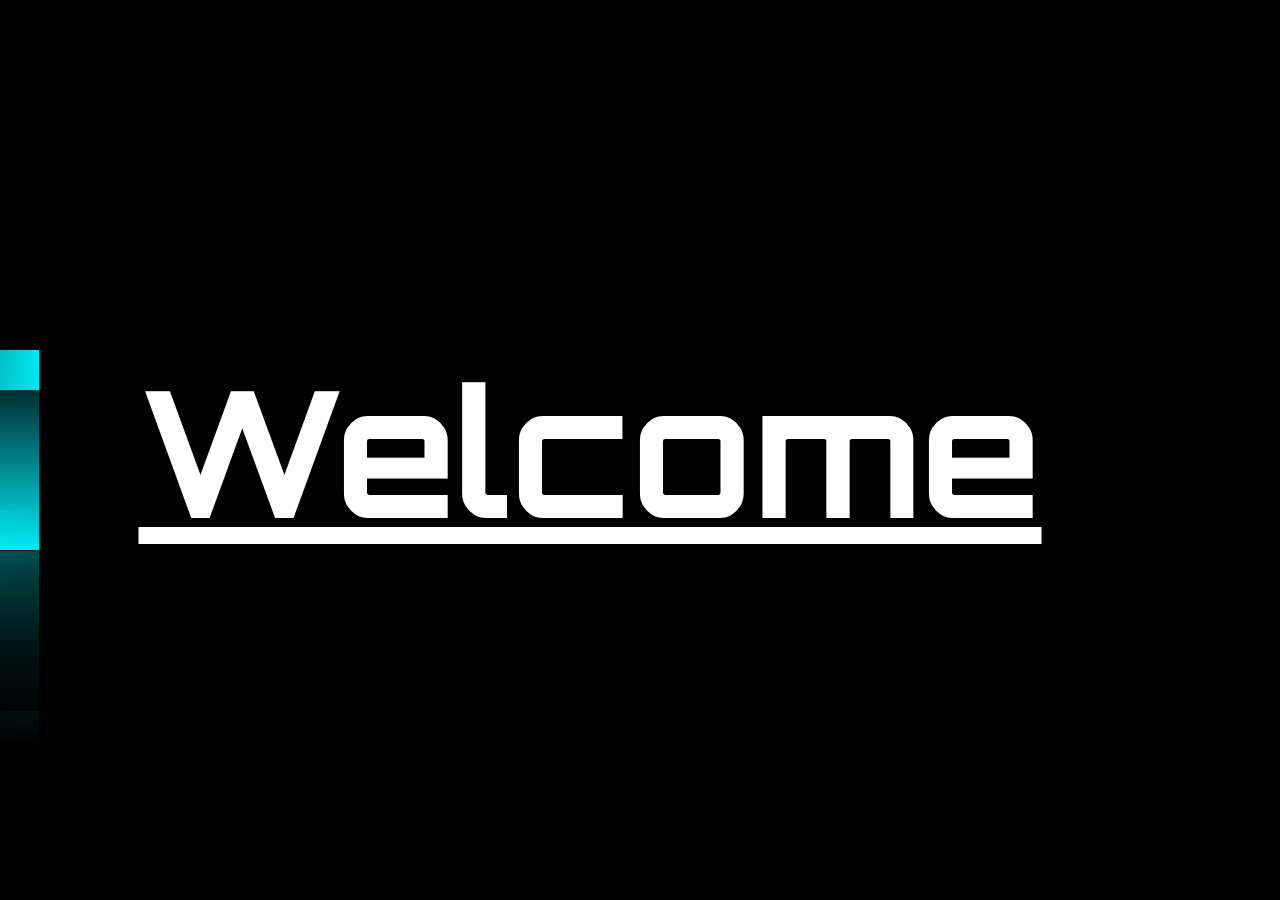
<file: index.html>
<!Doctype html>
<html>
<head>
    <title>Projet web</title>
    <link rel="stylesheet" type="text/css" href="style1.css">
    <link rel="preconnect" href="https://fonts.gstatic.com">
<link href="https://fonts.googleapis.com/css2?family=Orbitron:wght@700&display=swap" rel="stylesheet">
</head>
<body>
    
    <div class ="loader">
       <span></span>
       <span></span>
       
       <span></span>
       <span></span>



    </div> 
     
    <a href="direction.html"><h1 id="welcome">Welcome  </h1></a>

  

   
 
  
</body>
</html>
</file>
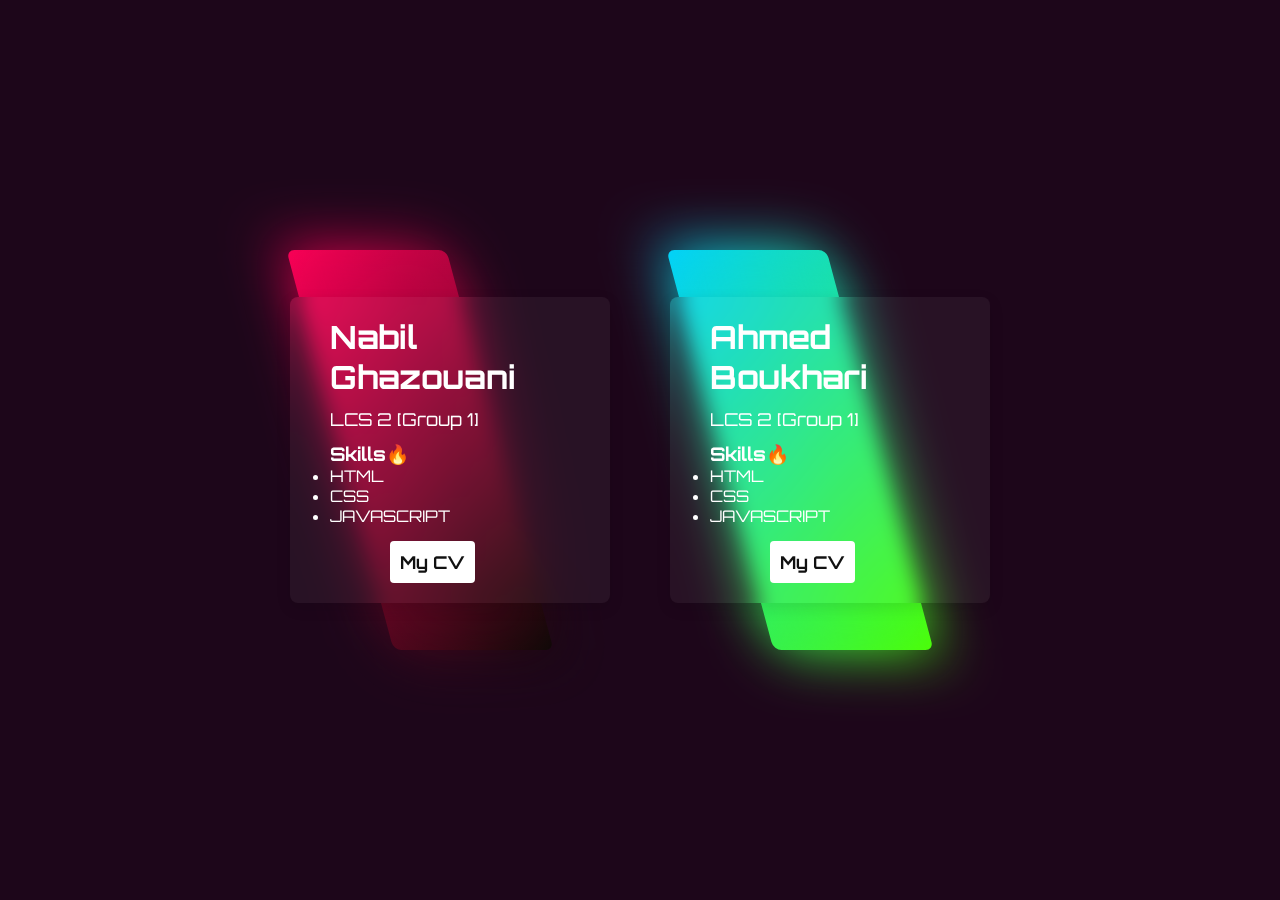
<file: about_us.html>
<!DOCTYPE html>
<html lang="en">
  <head>
    <meta charset="UTF-8" />
    <meta http-equiv="X-UA-Compatible" content="IE=edge" />
    <meta name="viewport" content="width=device-width, initial-scale=1.0" />
    <title>Document</title>
    <link rel="preconnect" href="https://fonts.gstatic.com/" />
    <link
      href="https://fonts.googleapis.com/css2?family=Orbitron:wght@500&display=swap"
      rel="stylesheet"
    />
  </head>
  <body>
    <link rel="stylesheet" href="style4.css" />

    <div class="container">
      <div class="box">
        <span></span>
        <div class="content">
          <h2>Nabil Ghazouani</h2>
          <p>
            LCS 2 [Group 1]
            <br>
            <h3>Skills🔥</h3>
            <ul>
                <li>HTML</li>
                <li>CSS</li>
                <li>JAVASCRIPT</li>
            </ul>
          </p>
          <a href="index2.html">My CV</a>
        </div>
      </div>
      <div class="box">
        <span></span>
        <div class="content">
          <h2>Ahmed Boukhari</h2>
          <p>
            LCS 2 [Group 1]
            <br>
            <h3>Skills🔥</h3>
            <ul>
                <li>HTML</li>
                <li>CSS</li>
                <li>JAVASCRIPT</li>
            </ul>
          </p>
          <a href="index1.html">My CV </a>
        </div>
      </div>
    </div>
  </body>
</html>
</file>
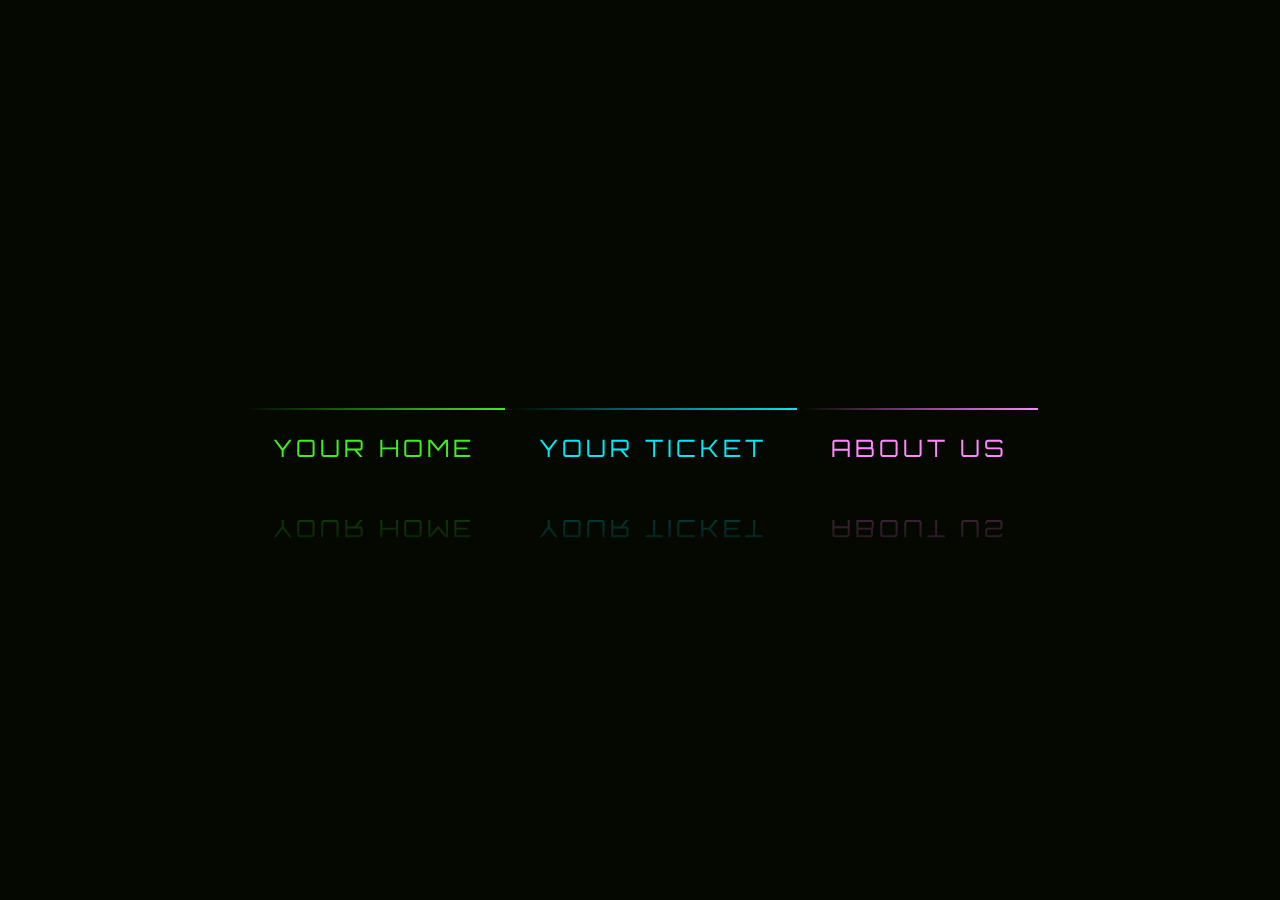
<file: direction.html>
<!Doctype html>
<html>
<head>
    <title>Projet web</title>
    <link rel="stylesheet" type="text/css" href="style2.css">
    <link rel="preconnect" href="https://fonts.gstatic.com">
<link href="https://fonts.googleapis.com/css2?family=Orbitron:wght@700&display=swap" rel="stylesheet">
</head>
<body>
    <div> 
        <a href="first.html">
            <span></span>
            <span></span>
            <span></span>
            <span></span>
             Your Home
        </a>
        <a href="tableau.html">
            <span></span>
            <span></span>
            <span></span>
            <span></span>
           Your Ticket
        </a>
        <a href="about_us.html">
            <span></span>
            <span></span>
            <span></span>
            <span></span>
            About Us
        </a>
    </div>
</body>
</html>
</file>
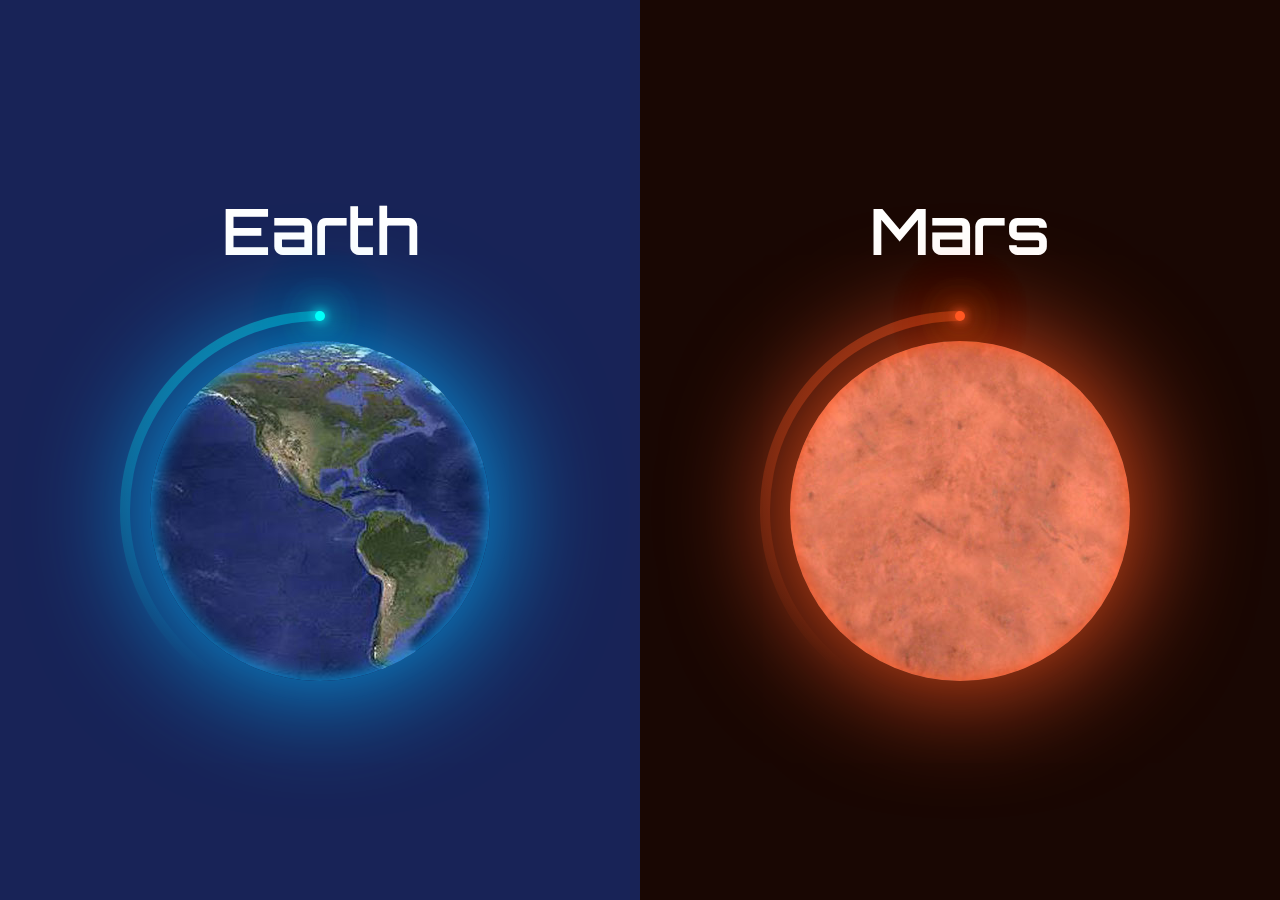
<file: first.html>
<!Doctype html>
<html>
<head>
    <title>Projet web</title>
    <link rel="stylesheet" type="text/css" href="style.css">
    <link href="https://fonts.googleapis.com/css2?family=Orbitron:wght@700&display=swap" rel="stylesheet">
</head>
<body>
     
     
    <div class="planet planetEarth" >
        
        <h2><a href="https://earth.google.com/web/">Earth</a></h2>
        <div class="container" >
        <div  class="loader"><span></span></div>
        <div href class="earth"><a href="https://earth.google.com/web/"></a></div>
    </div>
    </div>

    <div class="planet planetMars">
        <h2><a href="https://www.google.com/mars/">Mars</a></h2>
        <div class="container" >

        <div class="loader"><span></span></div>
        <div class="mars" ></a></div>
        </div>
    </div>

   
 
  
</body>
</html>
</file>
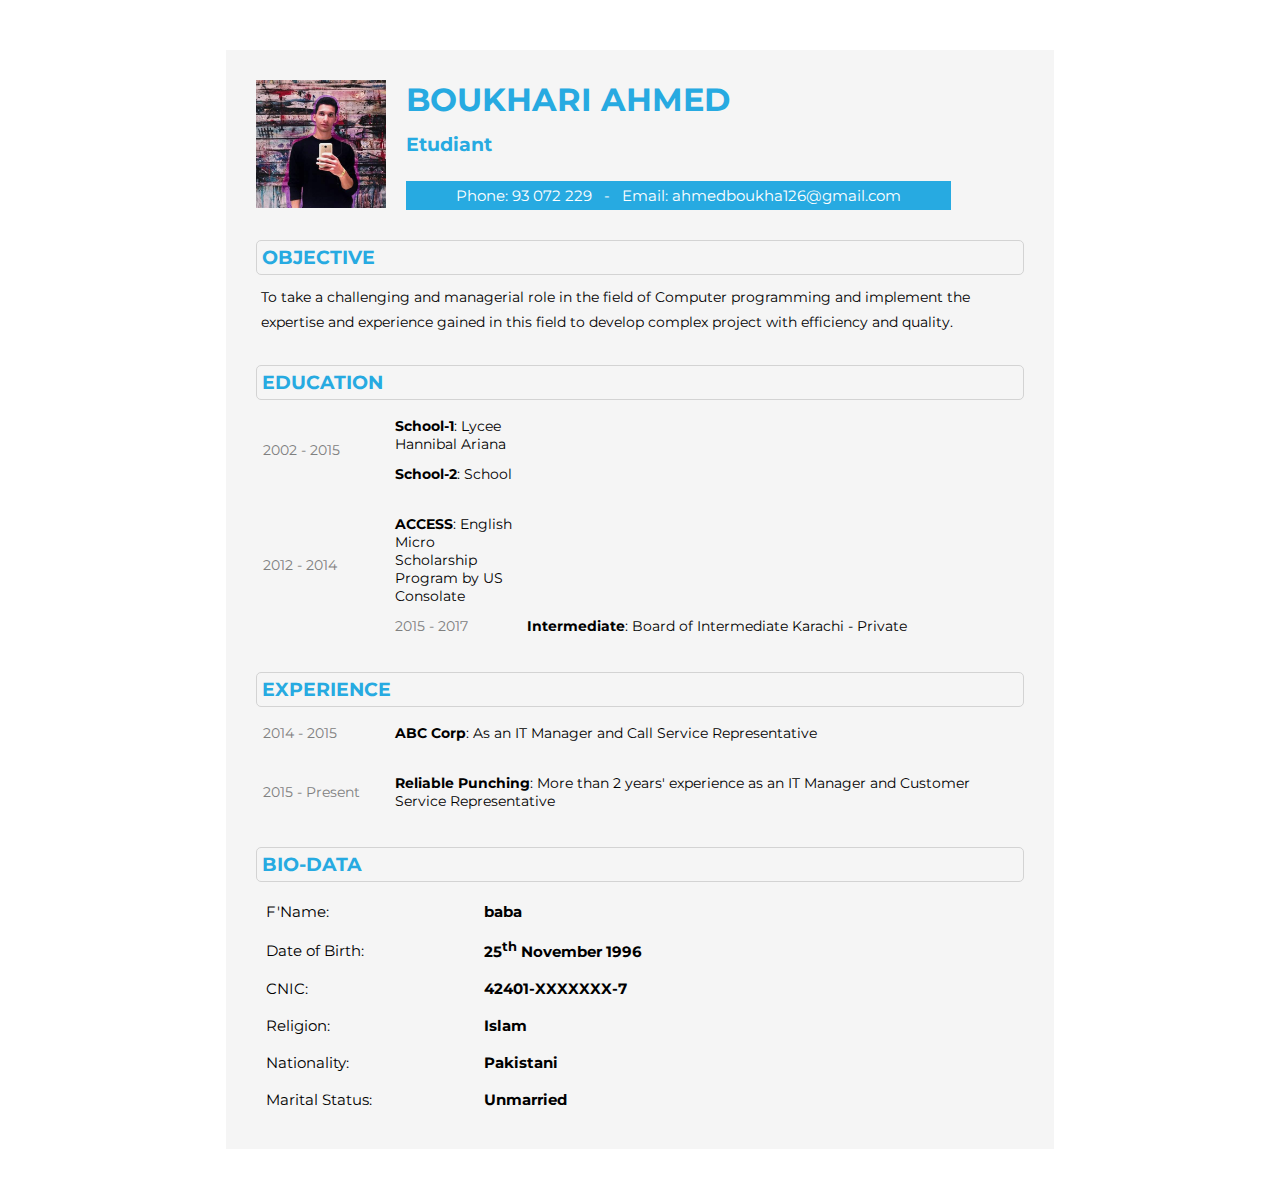
<file: index1.html>
<!DOCTYPE html>
<html lang="en">
<head>
    <meta charset="UTF-8">
    <title>CV AHMED BOUKHARI </title>
    <link href="https://fonts.googleapis.com/css?family=Montserrat" rel="stylesheet">
    <link rel="stylesheet" href="style_cv1.css">
</head>
<body>
   
<div id="page">
    <div class="photo-and-name">
        <img src="ahmed.jpg" class="photo" alt="Profile Picture">
        <div class="contact-info-box">
            <h1 class="name">BOUKHARI AHMED</h1>
            <br>
            <h3 class="job-title">Etudiant</h3>
            <p class="contact-details">Phone: 93 072 229 &nbsp; - &nbsp; Email: ahmedboukha126@gmail.com</p>
        </div>
    </div>
    <div id="objective">
        <h3>Objective</h3>
        <p>
            To take a challenging and managerial role in the field of Computer programming and implement the expertise and experience gained in this field to develop complex project with efficiency and quality. 
        </p>
    </div>
    <div id="education">
        <h3>Education</h3>
        <table>
            <tr class="school-1">
                <td rowspan="2">2002 - 2015</td>
                <td><b>School-1</b>: Lycee Hannibal Ariana</td>
            </tr>
            <tr class="school-2">
                <td><b>School-2</b>: School </td>
            </tr>
            
            <tr class="school-1">
                <td rowspan="2">2012 - 2014</td>
                <td><b>ACCESS</b>: English Micro Scholarship Program by US Consolate</td>
            </tr>
            
            
            <tr>
                <td style="width: 120px; color: gray;">2015 - 2017</td>
                <td><b>Intermediate</b>: Board of Intermediate Karachi - Private</td>
            </tr>
        </table>
    </div>
    <div id="work">
        <h3>Experience</h3>
        <table>
            <tr class="work-1">
                <td>2014 - 2015</td>
                <td><b>ABC Corp</b>: As an IT Manager and Call Service Representative</td>
            </tr>
            <tr class="work-2">
                <td>2015 - Present</td>
                <td><b>Reliable Punching</b>: More than 2 years' experience as an IT Manager and Customer Service Representative</td>
            </tr>
 
        </table>
    </div>
    <div id="bio-data">
        <h3>Bio-Data</h3>
        <table>
            <tr>
                <td>F'Name:</td>
                <td><b>baba</b></td>
            </tr>
            <tr>
                <td>Date of Birth:</td>
                <td><b>25<sup>th</sup> November 1996</b></td>
            </tr>
            <tr>
                <td>CNIC:</td>
                <td><b>42401-XXXXXXX-7</b></td>
            </tr>
            <tr>
                <td>Religion:</td>
                <td><b>Islam</b></td>
            </tr>
            <tr>
                <td>Nationality:</td>
                <td><b>Pakistani</b></td>
            </tr>
            <tr>
                <td>Marital Status:</td>
                <td><b>Unmarried</b></td>
            </tr>
        </table>
    </div>
</div>

</body>
</html>
</file>
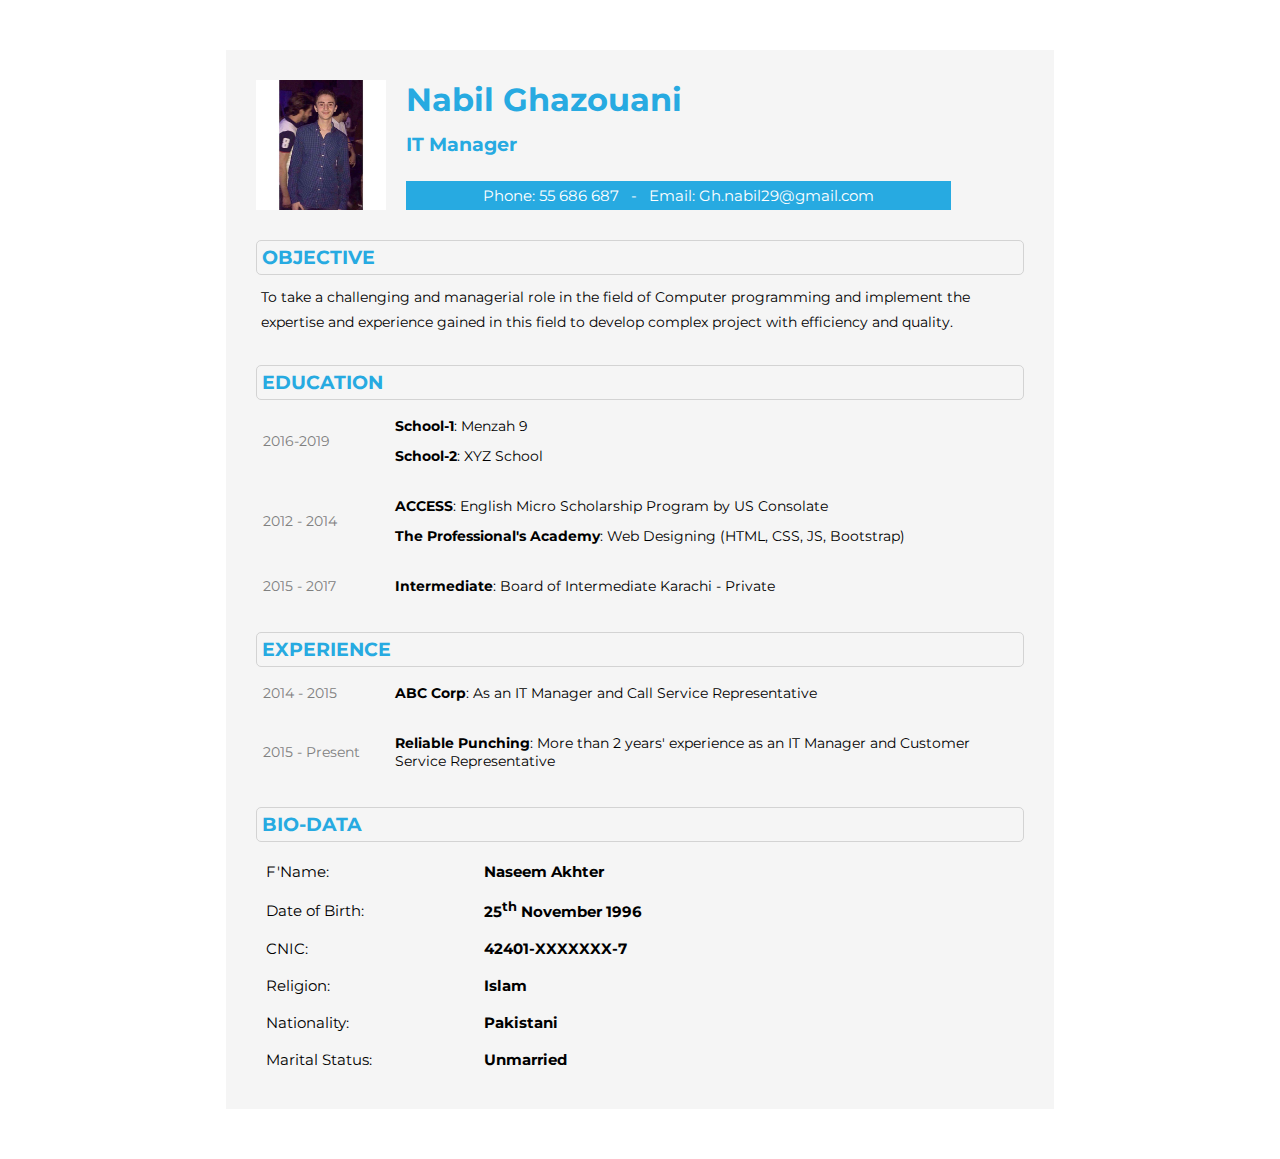
<file: index2.html>
<!DOCTYPE html>
<html lang="en">
<head>
    <meta charset="UTF-8">
    <title>CV Using HTML & CSS</title>
    <link href="https://fonts.googleapis.com/css?family=Montserrat" rel="stylesheet">
    <link rel="stylesheet" href="style_cv1.css">
</head>
<body>
   
<div id="page">
    <div class="photo-and-name">
        <img src="nabil.jpg" class="photo" alt="Profile Picture">
        <div class="contact-info-box">
            <h1 class="name">Nabil Ghazouani</h1>
            <br>
            <h3 class="job-title">IT Manager</h3>
            <p class="contact-details">Phone: 55 686 687  &nbsp; - &nbsp; Email: Gh.nabil29@gmail.com</p>
        </div>
    </div>
    <div id="objective">
        <h3>Objective</h3>
        <p>
            To take a challenging and managerial role in the field of Computer programming and implement the expertise and experience gained in this field to develop complex project with efficiency and quality. 
        </p>
    </div>
    <div id="education">
        <h3>Education</h3>
        <table>
            <tr class="school-1">
                <td rowspan="2">2016-2019</td>
                <td><b>School-1</b>: Menzah 9</td>
            </tr>
            <tr class="school-2">
                <td><b>School-2</b>: XYZ School </td>
            </tr>
            
            <tr class="school-1">
                <td rowspan="2">2012 - 2014</td>
                <td><b>ACCESS</b>: English Micro Scholarship Program by US Consolate</td>
            </tr>
            <tr class="school-2">
                <td><b>The Professional's Academy</b>: Web Designing (HTML, CSS, JS, Bootstrap)</td>
            </tr>
            
            <tr>
                <td style="width: 120px; color: gray;">2015 - 2017</td>
                <td><b>Intermediate</b>: Board of Intermediate Karachi - Private</td>
            </tr>
        </table>
    </div>
    <div id="work">
        <h3>Experience</h3>
        <table>
            <tr class="work-1">
                <td>2014 - 2015</td>
                <td><b>ABC Corp</b>: As an IT Manager and Call Service Representative</td>
            </tr>
            <tr class="work-2">
                <td>2015 - Present</td>
                <td><b>Reliable Punching</b>: More than 2 years' experience as an IT Manager and Customer Service Representative</td>
            </tr>
 
        </table>
    </div>
    <div id="bio-data">
        <h3>Bio-Data</h3>
        <table>
            <tr>
                <td>F'Name:</td>
                <td><b>Naseem Akhter</b></td>
            </tr>
            <tr>
                <td>Date of Birth:</td>
                <td><b>25<sup>th</sup> November 1996</b></td>
            </tr>
            <tr>
                <td>CNIC:</td>
                <td><b>42401-XXXXXXX-7</b></td>
            </tr>
            <tr>
                <td>Religion:</td>
                <td><b>Islam</b></td>
            </tr>
            <tr>
                <td>Nationality:</td>
                <td><b>Pakistani</b></td>
            </tr>
            <tr>
                <td>Marital Status:</td>
                <td><b>Unmarried</b></td>
            </tr>
        </table>
    </div>
</div>

</body>
</html>
</file>
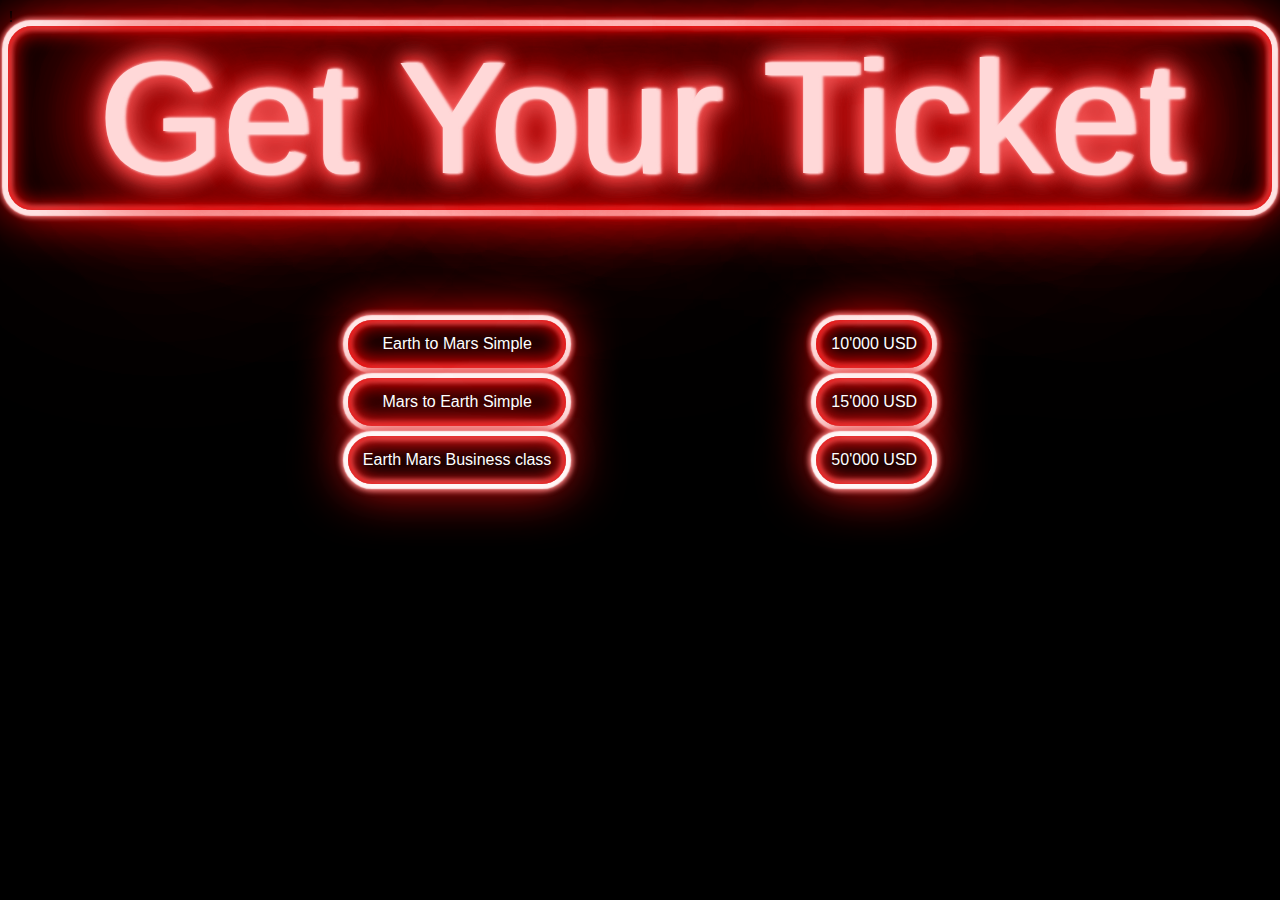
<file: tableau.html>
!<!DOCTYPE html>
<html>
  <head>
    <title>ticket</title>
    <link rel="stylesheet" type="text/css" href="style3.css" />
    <link rel="preconnect" href="https://fonts.gstatic.com/%22%3E
    <link
      href="https://fonts.googleapis.com/css2?family=Orbitron:wght@700&display=swap"
      rel="stylesheet"/>
  </head>
  <body>
    <div class="neon-wrapper">
      <center><div class="neon-text">Get Your Ticket</div></center>
    </div>
    <center>
      <div>
        <table class="eve">
          <tr>
            <td class="neon-wrapper container">
              <center><p>Earth to Mars Simple</p></center>
            </td>
            <td class="neon-wrapper">
              <center><p>10'000 USD</p></center>
            </td>
          </tr>
          <tr>
            <td class="neon-wrapper">
              <center><p>Mars to Earth Simple</p></center>
            </td>
            <td class="neon-wrapper">
              <center><p>15'000 USD</p></center>
            </td>
          </tr>
          <tr>
            <td class="neon-wrapper">
              <center><p>Earth Mars Business class</p></center>
            </td>
            <td class="neon-wrapper">
              <center><p>50'000 USD</p></center>
            </td>
          </tr>
        </table>
      </div>
    </center>
  </body>
</html>
</file>
<file: style1.css>
*{
    margin : 0px ; 
    padding : 0px ;
    box-sizing : border-box  ; 
}

body{
    display : flex ; 
    justify-content : center ; 
    align-items : center    ;
    min-height:  100vh;
    background :#000; 
}
.loader 
{
    position : relative ; 
    width: 200px ;
    height : 200px ; 
    overflow: hidden ;
    -webkit-box-reflect:below 1px linear-gradient(transparent,#0005) ;

}
div{
    float :left ; 
    margin-left : -400px ; 
    text-decoration: none ;
}
h1{
    font-size: 1100%;
    font-family: 'Orbitron', sans-serif;
    text-decoration: none ;
    color: #fff ; 
     
    
    margin-left:100px ; 
}
#welcome{
    text-decoration: none ;
    color:#fff ; 
}
ul{
    text-decoration: none ;
    font-size: 35px;
    font-family: 'Orbitron', sans-serif;
    color: #fff;
    margin-top : 300px ;
    margin-left: -390px ; 
}
.loader:hover
{
    background: #03e9f4; 
    box-shadow: 0  0  5px  #03e9f4 ,
    0 0 25px #03e9f4,
    0 0 50px  #03e9f4,
    0 0 200px #03e9f4;

}
.loader span 
{
    position :absolute ; 
    display:block ; 
}
.loader span:nth-child(1)
{
    top:0;
    left:-100; 
    width:100% ; 
    height: 40px ;
    background: linear-gradient(90deg,transparent,#03e9f4);
    animation :animate1 1s linear infinite; 
    animation-delay: 0s;
}
@keyframes animate1
{
    0%{
        left: -100%; 
    }
    100%{
        left :100% ; 
    }
}
.loader span:nth-child(3)
{
    bottom:0;
    left:-100; 
    width:100% ; 
    height: 40px ;
    background: linear-gradient(270deg,transparent,#03e9f4);
    animation :animate3 1s linear infinite; 
    animation-delay: 0s;
}
@keyframes animate3
{
    0%{
        left: 100%; 
    }
    100%{
        left :-100% ; 
    }
}
.loader span:nth-child(2)
{
    right:0;
   top:-100; 
    width: 40px; 
    height: 100% ;
    background: linear-gradient(180deg,transparent,#03e9f4);
    animation :animate2 1s linear infinite; 
    animation-delay: 0.5s;
}
@keyframes animate2
{
    0%{
        top: -100%; 
    }
    100%{
         top :100% ; 
    }
}
.loader span:nth-child(4)
{
    left:0; 
   top:100%; 
    width:40px ; 
    height: 100% ;
    background: linear-gradient(0deg,transparent,#03e9f4);
    animation :animate4 1s linear infinite; 
    animation-delay: 0.5s;
}
@keyframes animate4
{ 
    0%{
        top: 100%; 
    }
    100%{
         top :-100% ; 
    }
}
h1{
    color:white ; 

}
a{
    color: #fff;
}
</file>
<file: style4.css>
* {
    margin: 0;
    padding: 0;
    box-sizing: border-box;
    font-family: "Orbitron", sans-serif;
  }
  body {
    display: flex;
    justify-content: center;
    align-items: center;
    min-height: 100vh;
    background: #1d061a;
  }
  .container {
    display: flex;
    justify-content: center;
    align-items: center;
    flex-wrap: wrap;
    padding: 40px 0;
  }
  .container .box {
    position: relative;
    width: 320px;
    height: 400px;
    display: flex;
    justify-content: center;
    align-items: center;
    margin: 40px 30px;
    transition: 0.5s;
  }
  .container .box::before {
    content: "";
    position: absolute;
    top: 0;
    left: 50px;
    /*right:50px thabet feha baad */
    width: 50%;
    height: 100%;
    background: #fff;
    border-radius: 8px;
    transform: skewX(15deg);
    transition: 0.5s;
  }
  .container .box::after {
    content: "";
    position: absolute;
    top: 0;
    left: 50px;
    /*right:50px thabet feha baad */
    width: 50%;
    height: 100%;
    background: #fff;
    border-radius: 8px;
    transform: skewX(15deg);
    transition: 0.5s;
    filter: blur(30px);
    transition: 0.5s;
  }
  .container .box:hover:before,
  .container .box:hover:after {
    transform: skewX(0deg);
    left: 20px;
    width: calc(100% - 90px);
  }
  
  .container .box:nth-child(1):before,
  .container .box:nth-child(1):after {
    background: linear-gradient(315deg, #0a0905, #ff0058);
  }
  
  .container .box:nth-child(2):before,
  .container .box:nth-child(2):after {
    background: linear-gradient(315deg, #4dff03, #00d0ff);
  }
  .container .box span {
    display: block;
    position: absolute;
    top: 0;
    left: 0;
    right: 0;
    bottom: 0;
    z-index: 50;
    pointer-events: none;
  }
  .container .box span::before {
    content: "";
    position: absolute;
    top: 0;
    left: 0;
    width: 100%;
    height: 100%;
    border-radius: 8px;
    background: rgba(255, 255, 255, 0.1);
    backdrop-filter: blur(10px);
    opacity: 0;
    transition: 0.5s;
    animation: animate 2s ease-in-out infinite;
    box-shadow: 0 5px 15px rgba(0, 0, 0, 0.05);
  }
  .container .box:hover span::before {
    top: -50px;
    left: 50px;
    width: 100px;
    height: 100px;
    opacity: 1;
  }
  
  .container .box span::after {
    content: "";
    position: absolute;
    bottom: 0;
    right: 0;
    width: 100%;
    height: 100%;
    border-radius: 8px;
    background: rgba(255, 255, 255, 0.1);
    backdrop-filter: blur(10px);
    opacity: 0;
    transition: 0.5s;
    animation: animate 2s ease-in-out infinite;
    box-shadow: 0 5px 15px rgba(0, 0, 0, 0.05);
    animation-delay: -1s;
  }
  .container .box:hover span::after {
    bottom: -50px;
    right: 50px;
    width: 100px;
    height: 100px;
    opacity: 1;
  }
  
  @keyframes animate {
    0%,
    100% {
      transform: translateY(10px);
    }
    50% {
      transform: translateY(-10px);
    }
  }
  
  .container .box .content {
    position: relative;
    left: 0;
    padding: 20px 40px;
    background: rgba(255, 255, 255, 0.05);
    box-shadow: 0 5px 15px rgba(0, 0, 0, 0.1);
    border-radius: 8px;
    backdrop-filter: blur(10px);
    z-index: 1;
    transform: 0.5s;
    color: #fff;
  }
  .container.box:hover .content {
    left: -25px;
    padding: 60px 40px;
  }
  .container .box .content h2 {
    font-size: 2em;
    color: #ffff;
    margin-bottom: 10px;
  }
  .container .box .content p {
    font-size: 1.1em;
    margin-bottom: 10px;
    line-height: 1.4em;
  }
  .container .box .content a {
    display: inline-block;
    font-size: 1.1em;
    color: #111;
    background: #fff;
    padding: 10px;
    border-radius: 4px;
    text-decoration: none;
    font-weight: 700;
    margin-top: 5px;
    margin-left :60px ;     
  }
</file>
<file: style2.css>
*{
    margin:0 ; 
    padding: 0;
    font-family: 'Orbitron', sans-serif;
    box-sizing: border-box;
}
body
{
display: flex ;
justify-content: center;
align-items: center ;
min-height: 100vh ;
flex-direction: column;
background: #050801;

}

a{
    
    position:relative ;
    display:inline-block ; 
    padding: 25px 30px ;
    margin : 40px 0 ; 
    color : #03e9f4; 
    font-size : 24px ; 
    text-decoration: none ;
    text-transform: uppercase;
    overflow: hidden;
    transition :0.5s ; 
    letter-spacing : 4px ;  
    -webkit-box-reflect: below 1px  linear-gradient(transparent,#0005);
}

a:nth-child(1)
{
    filter: hue-rotate(290deg) ; 
}
a:nth-child(3)
{
    filter: hue-rotate(110deg) ; 
}

a:hover{
    background:#03e9f4 ;
    color :#050801 ; 
    box-shadow: 0 0 5px #03e9f4,
    0 0 25px #03e9f4,
    0 0 50px #03e9f4,
    0 0 200px #03e9f4;
}
a span 
{
    position: absolute ;
    display :block ; 
}

a span:nth-child(1)
{
    top :0 ; 
    left :0 ; 
    width :100% ;
    height : 2px ; 
    background: linear-gradient(90deg,transparent ,#03e9f4);
    animation :animate1 1s linear infinite ; 
}
@keyframes animate1
{
    0%{
        left :-100% ;
    }
    50%,100%{
        left :100% ; 

    }
}

a span:nth-child(2)
{
    top :-100%; 
    right:0 ; 
    width :2px;
    height : 100% ; 
    background: linear-gradient(180deg,transparent ,#03e9f4);
    animation :animate2 1s linear infinite ; 
    animation-delay: 0.25s;
}
@keyframes animate2
{
    0%
    {
        left :-100% ;
    }
    50% , 100%
    {
        top :100% ; 
        
    }
}



a span:nth-child(3)
{
    bottom :0; 
    right:-100%; 
    width :100%;
    height :2px ; 
    background: linear-gradient(270deg,transparent ,#03e9f4);
    animation :animate3 1s linear infinite ; 
    animation-delay: 0.5s;
}
@keyframes animate3
{
    0%
    {
       right : -100% ; 
    }
    50% , 100%
    {
        right :100% ; 
        
    }
}

a span:nth-child(4)
{
    bottom :-100%; 
   left :0 ; 
    width :2px;
    height :100% ; 
    background: linear-gradient(360deg,transparent ,#03e9f4);
    animation :animate4 1s linear infinite ; 
    animation-delay: 0.75s;
}
@keyframes animate4
{
    0%
    {
       bottom : -100% ; 
    }
    50% , 100%
    {
        bottom :100% ; 
        
    }
}
</file>
<file: style.css>
@import url('https://fonts.googleapis.com/css2?family=Poppins:wght@200;300;400;500;600;700;800&display=swap%22');
*{
    margin: 0; 
    padding: 0; 
    text-decoration:  none;
    box-sizing: border-box; 
    font-family: 'Orbitron', sans-serif;
    color :white ;
}


body{
    display: flex ; 
    justify-content: center;
    align-items: center;
    min-height: 100vh;
      overflow: hidden;
      background: #000;
}
.planet{
    display: flex;
    flex-direction: column;
}
.planet h2{
color:#fff ; 
font-size:4em ; 
margin-bottom: 40px ;
font-weight :600 ; 
}
.planet .container{
    width: 100%; 
    display:flex ; 
    justify-content:center ;
    align-items: center;
    flex-direction:column ; 
}
.planetEarth
{
    position : relative ;
    min-width: 50%;
    height: 100vh;
    justify-content: center;
    align-items: center; 
    background: #182357;
}
.planetEarth .loader
{
    position: relative;
    width:400px ; 
    height: 400px ;
    border-radius:50% ; 
    animation: animate 4s linear infinite;
}
@keyframes animate
{
    0%
    {
        transform:rotate(0deg);
    }
    100%
    {
        transform:rotate(360deg); 
    }
}
.planetEarth .loader:before
{
    content:'' ;
    position:absolute ; 
    top :0; 
    left:0; 
    width:50% ; 
    height: 100%;
    background: linear-gradient(to top,transparent,rgba(0,255,249,0.4));
    background-size: 200px 360px ;
    background-repeat: no-repeat;
    border-top-left-radius: 200px;
    border-bottom-left-radius: 200px;
}
.planetEarth .loader:after
{
    content: '' ; 
    position: absolute;
    top:0; 
    left:50%; 
    transform: translateX(-50%);
    width: 10px ;
    height: 10px ; 
    background:#00fff9 ; 
    border-radius: 50%;
    z-index: 10 ;
    box-shadow: 0 0 10px #00fff9,
    0 0 20px #00fff9,
    0 0 30px #00fff9,
    0 0 40px #00fff9,
    0 0 50px #00fff9,
    0 0 60px #00fff9,
    0 0 70px #00fff9,
    0 0 80px #00fff9,
    0 0 90px #00fff9,
    0 0 100px #00fff9;
   
}
.planetEarth .loader span
{
    position: absolute;
    top:10px  ; 
    left:10px ; 
    right:10px ; 
    bottom:10px ;
    background: #182357;
    border-radius: 50%;
}
.earth
{
    position : absolute   ; 
    width: 340px ;
    height:340px ;
    
    background: url(earth.jpg);
    border-radius: 50%;
    background-size:cover ;
    box-shadow:inset 0 0 20px #03a9f4,
               0 0 120px #03a9f4 ;   
    animation :animateEarth 20s linear infinite ; 
}
@keyframes animateEarth
{
    0%
    {
        background-position: 0;
    }
    100%
    {
        background-position: 162.5%;
    }
}





.planetMars
{
    position : relative ;
    min-width: 50%;
    height: 100vh;
    justify-content: center;
    align-items: center; 
    background: #190703;
}
.planetMars .loader
{
    position: relative;
    width:400px ; 
    height: 400px ;
    border-radius:50% ; 
    animation: animate 4s linear infinite;
    animation-delay: -2s;
}
@keyframes annimate
{
    0%{
        transform:rotate(0deg);
    }
    100%{
        transform:rotate(360deg); 
    }
}
.planetMars .loader:before
{
    content: '' ;
    position:absolute ; 
    top :0; 
    left:0; 
    width:50% ; 
    height: 100%;
    background: linear-gradient(to top,transparent,rgba(255,87,34,0.4));
    background-size: 200px 360px ;
    background-repeat: no-repeat;
    border-top-left-radius: 200px;
    border-bottom-left-radius: 200px;
}
.planetMars .loader:after
{
    content: '' ; 
    position: absolute;
    top:0; 
    left:50%; 
    transform: translateX(-50%);
    width: 10px ;
    height: 10px ; 
    background:#ff5722 ; 
    border-radius: 50%;
    z-index: 10 ;
    box-shadow: 0 0 10px #ff5722,
    0 0 20px #ff5722,
    0 0 30px #ff5722,
    0 0 40px #ff5722,
    0 0 50px #ff5722,
    0 0 60px #ff5722,
    0 0 70px #ff5722,
    0 0 80px #ff5722,
    0 0 90px #ff5722,
    0 0 100px #ff5722;
   
}
.planetMars .loader span
{
    position: absolute;
    top:10px  ; 
    left:10px ; 
    right:10px ; 
    bottom:10px ;
    background: #190703;
    border-radius: 50%;
}
.mars
{
    position : absolute   ; 
    width: 340px ;
    height:340px ;
    
    background: url(mars.jpg);
    border-radius: 50%;
    background-size:cover ;
    box-shadow:inset 0 0 20px #ff5722,
                     0 0 120px #ff5722 ;   
    animation :mars 6s linear infinite ; 
}
@keyframes mars
{
    0%
    {
        background-position: 0;
    }
    100%
    {
        background-position: -340px;
    }
}
</file>
<file: style_cv1.css>
* {margin: 0;padding: 0;}

body{font-family: 'Montserrat', sans-serif;}

#page {
    min-height: 200px;
    width: 60%;
    min-width: 600px;
    background: whitesmoke;
    margin: 50px auto;
    padding: 30px;
    color: #27aae1;
}



.photo {
    width: 15%;
    min-width: 130px;
    float: left;
    margin-right: 20px;
}

.contact-info-box {
    width: 70.9%;
    display: inline-block;
}

.name {
    margin-bottom: -5px;
}
.job-title {
    display: inline-block;
}

.contact-details {
    background: #27aae1;
    color: white;
    text-align: center;
    margin: auto;
    margin-top: 25px;
    padding: 5px;
    font-size: 15px;
}

#objective {
    
}

#objective h3 {
    border: 1px solid #d3d3d3;
    text-transform: uppercase;
    padding: 5px;
    border-radius: 5px;
    margin: 30px 0 10px;
}

#objective p {
    padding: 0 5px;
    line-height: 25px;
    font-size: 14px;
    color: #000;
}

#education h3 {
    border: 1px solid #d3d3d3;
    text-transform: uppercase;
    padding: 5px;
    border-radius: 5px;
    margin: 30px 0 10px;
}

#education table td {
    padding: 5px;
    font-size: 14px;
    color: #000;
}

#education table tr.school-1 td:first-child {
    width: 120px;
    color: gray;
    padding-bottom: 25px;
}

#education table tr.school-2 td:first-child {
    padding-bottom: 25px;
}

#work h3 {
    border: 1px solid #d3d3d3;
    text-transform: uppercase;
    padding: 5px;
    border-radius: 5px;
    margin: 30px 0 10px;
}

#work table td {
    padding: 5px;
    font-size: 14px;
    color: #000;
}

#work table tr.work-1 td:first-child {
    width: 120px;
    color: gray;
    padding-bottom: 25px;
}

#work table tr.work-1 td {
    padding-bottom: 25px;
}

#work table tr.work-2 td:first-child {
    width: 120px;
    color: gray;
}

#bio-data h3 {
    border: 1px solid #d3d3d3;
    text-transform: uppercase;
    padding: 5px;
    border-radius: 5px;
    margin: 30px 0 10px;
}

#bio-data table td {
    padding: 8px;
    font-size: 15px;
    color: #000;
}

#bio-data table tr td:first-child {
    width: 200px;
}

#bio-data table tr td:nth-child(2) {
    width: 300px;
}
</file>
<file: style3.css>
body {
    background-color: black;
  }
  .wrapper {
    width: 100vw;
    height: 100vh;
    display: flex;
    align-items: center;
    justify-content: center;
  }
  @font-face {
    font-family: neon;
    src: url(hellodenverdisplayregular_v1.6.ttf);
  }
  .neon-wrapper {
    box-shadow: 0 0 0.1vw 0.4vw #fff7f7, 0 0 0.4vw 0.6vw #e97272,
      0 0 4vw 0.4vw #e50b0b, inset 0 0 1.5vw 0.4vw #e50b0b,
      inset 0 0 0.4vw 0.2vw #e97272, inset 0 0 0.5vw 0.2vw #fff7f7;
    border-radius: 1.5rem;
  }
  .neon-text {
    font-family: "Orbitron", sans-serif;
    font-size: 10rem;
    color: #ffd8d8;
    padding: 0 3.5rem 0 3.5rem;
    text-shadow: 0.1vw 0vw 0.25vw #ffd8d8, 0.2vw 0vw 0.25vw #ffd8d8,
      0.4vw 0vw 0.25vw #ffd8d8, 0.1vw 0vw 0vw #f25757, 0.2vw 0vw 0vw #f25757,
      0.4vw 0vw 0vw #f25757, 0.1vw 0vw 0.1vw #f25757, 0.2vw 0vw 0.1vw #f25757,
      0.4vw 0vw 0.1vw #f25757, 0.1vw 0vw 2vw #f25757, 0.2vw 0vw 2vw #f25757,
      0.4vw 0vw 2vw #f25757, 0.1vw 0vw 1vw #e50b0b, 0.2vw 0vw 1vw #e50b0b,
      0.4vw 0vw 5vw #e50b0b, 0.1vw 0vw 5vw #e50b0b, 0.2vw 0vw 20vw #e50b0b,
      0.4vw 0vw 10vw #e50b0b, 0.1vw 0vw 10vw #e50b0b, 0.2vw 0vw 30vw #e50b0b,
      0.4vw 0vw 10vw #e50b0b;
  }
  table {
    margin-top: 100px;
  }
  .eve {
    border-collapse: separate;
    border-spacing: 250px 10px;
  }
  td {
    padding: 15px;
    font-family: "Orbitron", sans-serif;
    color: #fff;
  }
  
  td:hover {
    background: #fff;
    backdrop-filter: blur(10px);
    color: black;
  }
</file>
